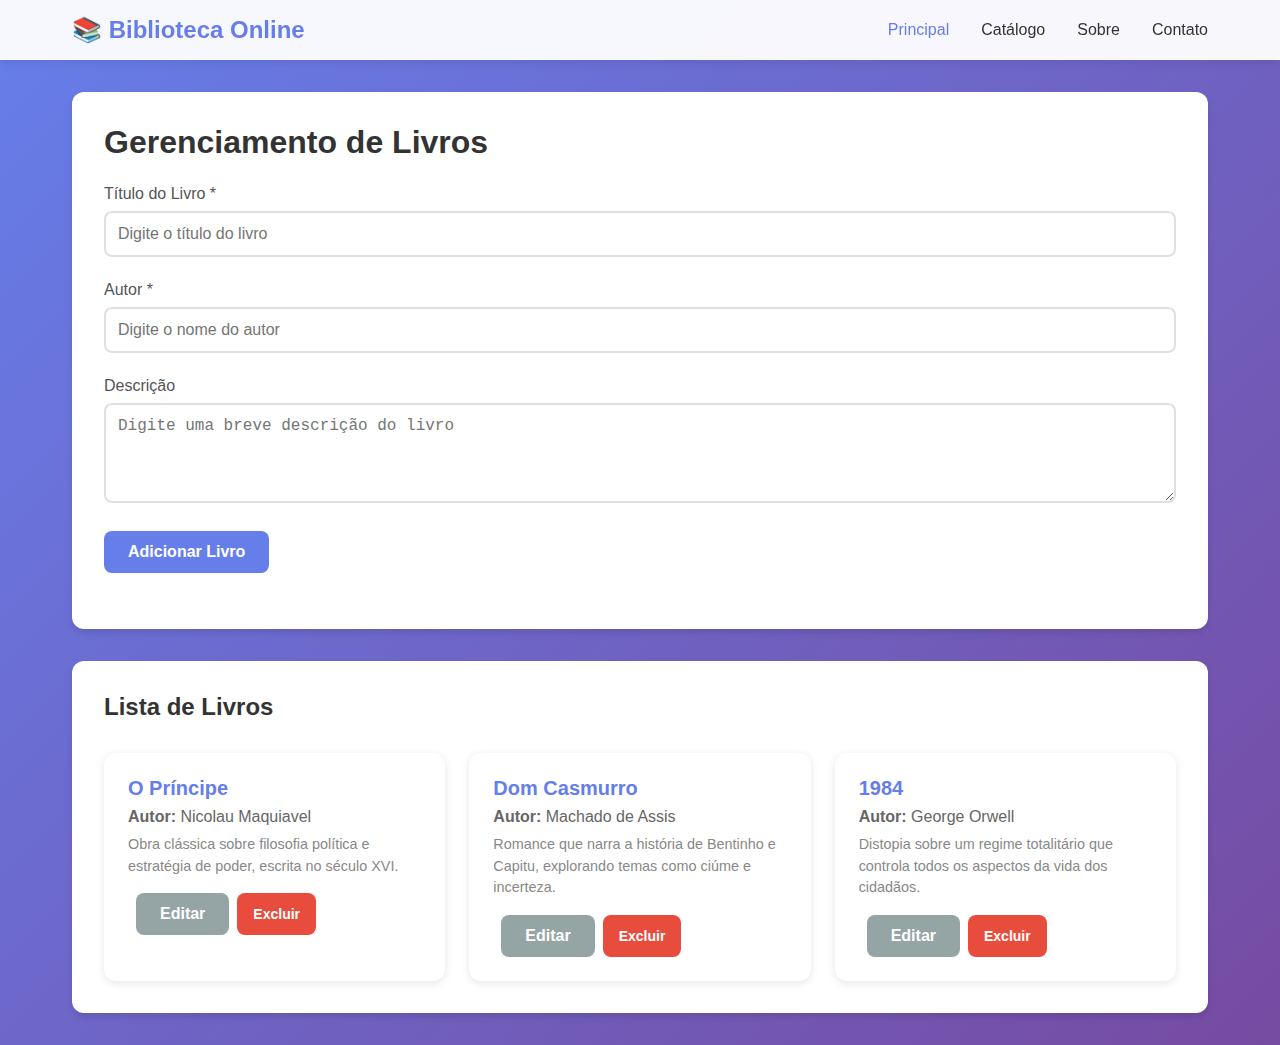
<file: index.html>
<!DOCTYPE html>
<html lang="pt-BR">
<head>
    <meta charset="UTF-8">
    <meta name="viewport" content="width=device-width, initial-scale=1.0">
    <title>Biblioteca Online - Principal</title>
    <link rel="stylesheet" href="estilo.css">
</head>
<body>
    <header>
        <nav>
            <div class="logotipo">📚 Biblioteca Online</div>
            <ul class="links-navegacao">
                <li><a href="index.html" class="link-nav ativo">Principal</a></li>
                <li><a href="catalogo.html" class="link-nav">Catálogo</a></li>
                <li><a href="sobre.html" class="link-nav">Sobre</a></li>
                <li><a href="contato.html" class="link-nav">Contato</a></li>
            </ul>
        </nav>
    </header>

    <div class="conteiner">
        <div class="cartao">
            <h1>Gerenciamento de Livros</h1>
            
            <div id="alerta" class="alerta"></div>

            <form id="formularioLivro">
                <input type="hidden" id="livroId">
                
                <div class="grupo-formulario">
                    <label for="titulo">Título do Livro *</label>
                    <input type="text" id="titulo" placeholder="Digite o título do livro">
                    <span class="mensagem-erro" id="erroTitulo">O título deve ter no mínimo 3 caracteres</span>
                </div>

                <div class="grupo-formulario">
                    <label for="autor">Autor *</label>
                    <input type="text" id="autor" placeholder="Digite o nome do autor">
                    <span class="mensagem-erro" id="erroAutor">O autor é obrigatório</span>
                </div>

                <div class="grupo-formulario">
                    <label for="descricao">Descrição</label>
                    <textarea id="descricao" placeholder="Digite uma breve descrição do livro"></textarea>
                </div>

                <div class="grupo-formulario">
                    <button type="submit" class="botao botao-primario" id="btnSubmit">Adicionar Livro</button>
                    <button type="button" class="botao botao-secundario" id="btnCancelar" style="display: none;">Cancelar</button>
                </div>
            </form>
        </div>

        <div class="carregando" id="carregando">
            <div class="spinner"></div>
            <p>Carregando...</p>
        </div>

        <div class="cartao">
            <h2>Lista de Livros</h2>
            <div id="listaLivros" class="grade-livros"></div>
        </div>
    </div>

    <script src="script.js"></script>
</body>
</html>
</file>
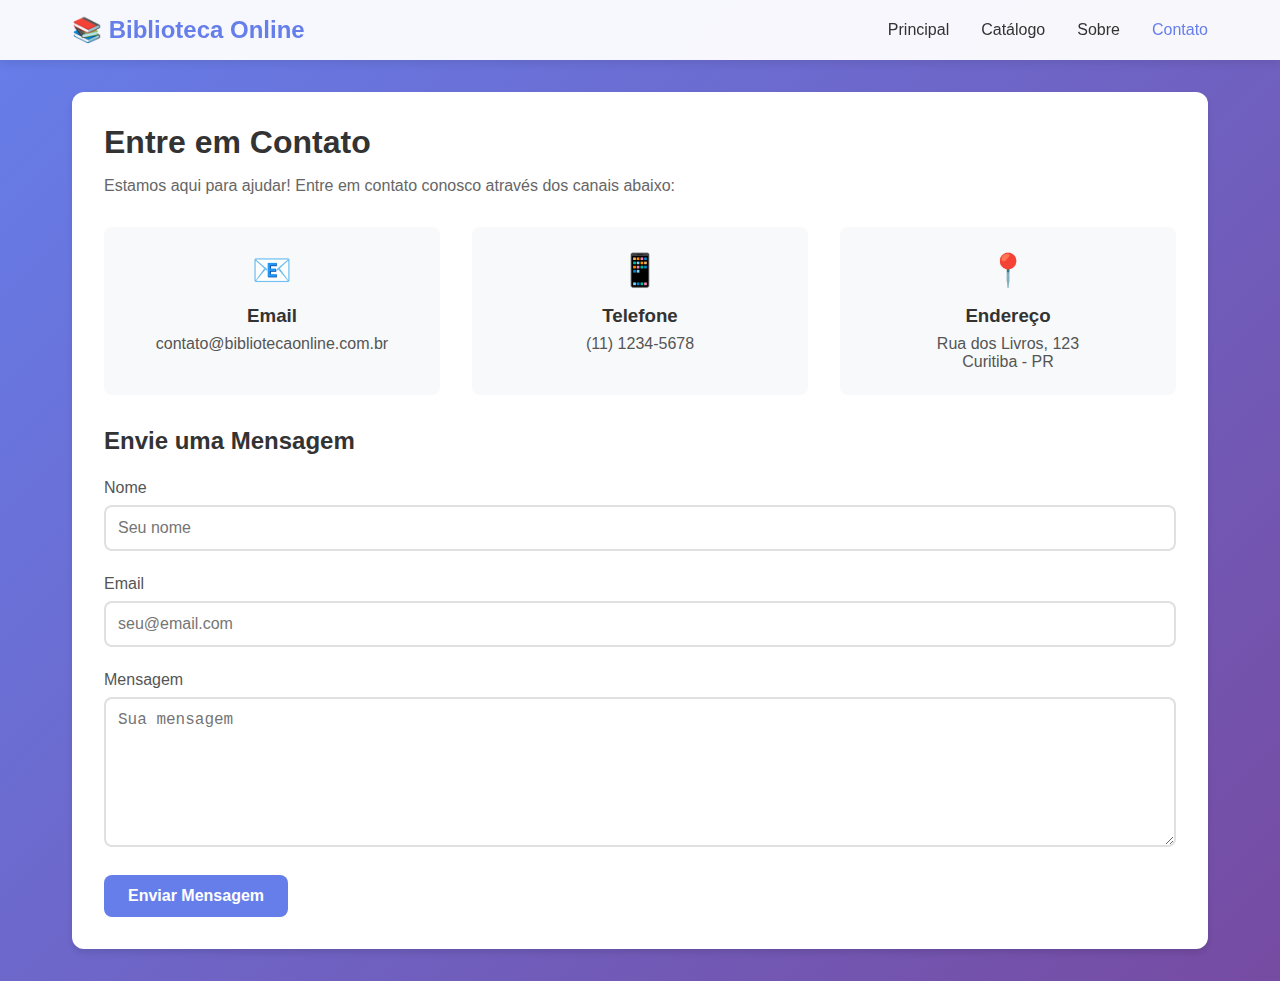
<file: contato.html>
<!DOCTYPE html>
<html lang="pt-BR">
<head>
    <meta charset="UTF-8">
    <meta name="viewport" content="width=device-width, initial-scale=1.0">
    <title>Biblioteca Online - Contato</title>
    <link rel="stylesheet" href="contato.css">
</head>
<body>
    <header>
        <nav>
            <div class="logotipo">📚 Biblioteca Online</div>
            <ul class="links-navegacao">
                <li><a href="index.html" class="link-nav">Principal</a></li>
                <li><a href="catalogo.html" class="link-nav">Catálogo</a></li>
                <li><a href="sobre.html" class="link-nav">Sobre</a></li>
                <li><a href="contato.html" class="link-nav ativo">Contato</a></li>
            </ul>
        </nav>
    </header>

    <div class="conteiner">
        <div class="cartao">
            <h1>Entre em Contato</h1>
            <p>Estamos aqui para ajudar! Entre em contato conosco através dos canais abaixo:</p>
            
            <div class="info-contato">
                <div class="cartao-contato">
                    <div class="icone-contato">📧</div>
                    <h3>Email</h3>
                    <p>contato@bibliotecaonline.com.br</p>
                </div>
                <div class="cartao-contato">
                    <div class="icone-contato">📱</div>
                    <h3>Telefone</h3>
                    <p>(11) 1234-5678</p>
                </div>
                <div class="cartao-contato">
                    <div class="icone-contato">📍</div>
                    <h3>Endereço</h3>
                    <p>Rua dos Livros, 123<br>Curitiba - PR</p>
                </div>
            </div>

            <h2>Envie uma Mensagem</h2>
            <form id="formularioContato">
                <div class="grupo-formulario">
                    <label for="nome">Nome</label>
                    <input type="text" id="nome" placeholder="Seu nome">
                </div>
                <div class="grupo-formulario">
                    <label for="email">Email</label>
                    <input type="email" id="email" placeholder="seu@email.com">
                </div>
                <div class="grupo-formulario">
                    <label for="mensagem">Mensagem</label>
                    <textarea id="mensagem" placeholder="Sua mensagem"></textarea>
                </div>
                <button type="submit" class="botao botao-primario">Enviar Mensagem</button>
            </form>
        </div>
    </div>

    <script src="contato.js"></script>
</body>
</html>
</file>
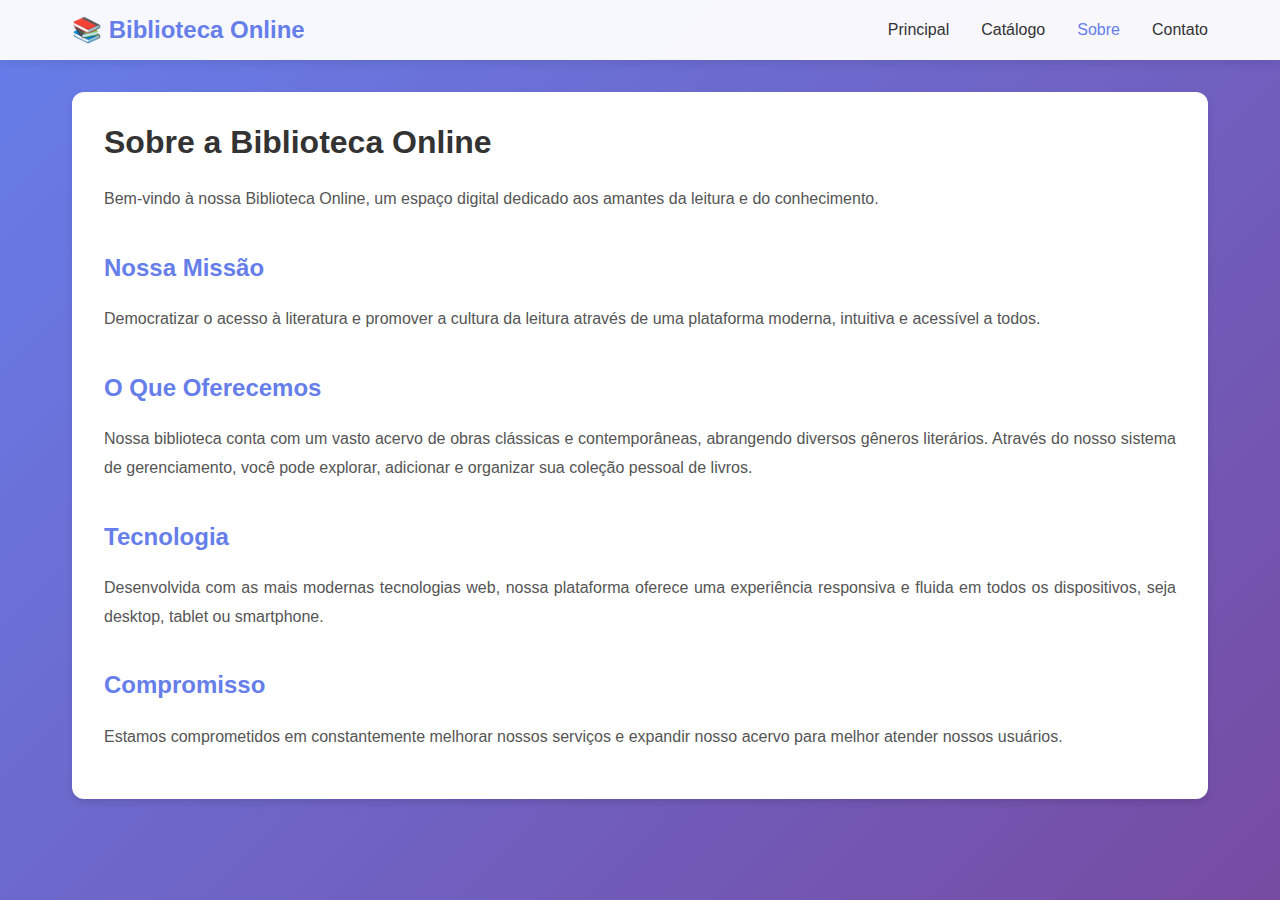
<file: sobre.html>
<!DOCTYPE html>
<html lang="pt-BR">
<head>
    <meta charset="UTF-8">
    <meta name="viewport" content="width=device-width, initial-scale=1.0">
    <title>Biblioteca Online - Sobre</title>
    <link rel="stylesheet" href="sobre.css">
</head>
<body>
    <header>
        <nav>
            <div class="logotipo">📚 Biblioteca Online</div>
            <ul class="links-navegacao">
                <li><a href="index.html" class="link-nav">Principal</a></li>
                <li><a href="catalogo.html" class="link-nav">Catálogo</a></li>
                <li><a href="sobre.html" class="link-nav ativo">Sobre</a></li>
                <li><a href="contato.html" class="link-nav">Contato</a></li>
            </ul>
        </nav>
    </header>

    <div class="conteiner">
        <div class="cartao">
            <h1>Sobre a Biblioteca Online</h1>
            <div class="conteudo-sobre">
                <p>Bem-vindo à nossa Biblioteca Online, um espaço digital dedicado aos amantes da leitura e do conhecimento.</p>
                
                <h2>Nossa Missão</h2>
                <p>Democratizar o acesso à literatura e promover a cultura da leitura através de uma plataforma moderna, intuitiva e acessível a todos.</p>
                
                <h2>O Que Oferecemos</h2>
                <p>Nossa biblioteca conta com um vasto acervo de obras clássicas e contemporâneas, abrangendo diversos gêneros literários. Através do nosso sistema de gerenciamento, você pode explorar, adicionar e organizar sua coleção pessoal de livros.</p>
                
                <h2>Tecnologia</h2>
                <p>Desenvolvida com as mais modernas tecnologias web, nossa plataforma oferece uma experiência responsiva e fluida em todos os dispositivos, seja desktop, tablet ou smartphone.</p>
                
                <h2>Compromisso</h2>
                <p>Estamos comprometidos em constantemente melhorar nossos serviços e expandir nosso acervo para melhor atender nossos usuários.</p>
            </div>
        </div>
    </div>
</body>
</html>
</file>
<file: estilo.css>
* {
    margin: 0;
    padding: 0;
    box-sizing: border-box;
}

body {
    font-family: 'Segoe UI', Tahoma, Geneva, Verdana, sans-serif;
    background: linear-gradient(135deg, #667eea 0%, #764ba2 100%);
    min-height: 100vh;
}

/* Cabeçalho e Navegação */
header {
    background: rgba(255, 255, 255, 0.95);
    box-shadow: 0 2px 10px rgba(0, 0, 0, 0.1);
    position: sticky;
    top: 0;
    z-index: 1000;
}

nav {
    max-width: 1200px;
    margin: 0 auto;
    padding: 1rem 2rem;
    display: flex;
    justify-content: space-between;
    align-items: center;
    flex-wrap: wrap;
}

.logotipo {
    font-size: 1.5rem;
    font-weight: bold;
    color: #667eea;
}

.links-navegacao {
    display: flex;
    gap: 2rem;
    list-style: none;
}

.links-navegacao a {
    text-decoration: none;
    color: #333;
    font-weight: 500;
    transition: color 0.3s;
}

.links-navegacao a:hover,
.links-navegacao a.ativo {
    color: #667eea;
}

/* Container Principal */
.conteiner {
    max-width: 1200px;
    margin: 2rem auto;
    padding: 0 2rem;
}

/* Cartões */
.cartao {
    background: white;
    border-radius: 12px;
    padding: 2rem;
    margin-bottom: 2rem;
    box-shadow: 0 4px 6px rgba(0, 0, 0, 0.1);
}

h1, h2 {
    color: #333;
    margin-bottom: 1.5rem;
}

/* Formulário */
.grupo-formulario {
    margin-bottom: 1.5rem;
}

label {
    display: block;
    margin-bottom: 0.5rem;
    color: #555;
    font-weight: 500;
}

input, textarea {
    width: 100%;
    padding: 0.75rem;
    border: 2px solid #e0e0e0;
    border-radius: 8px;
    font-size: 1rem;
    transition: border-color 0.3s;
}

input:focus, textarea:focus {
    outline: none;
    border-color: #667eea;
}

input.erro, textarea.erro {
    border-color: #e74c3c;
}

.mensagem-erro {
    color: #e74c3c;
    font-size: 0.875rem;
    margin-top: 0.25rem;
    display: none;
}

.mensagem-erro.mostrar {
    display: block;
}

textarea {
    min-height: 100px;
    resize: vertical;
}

/* Botões */
.botao {
    padding: 0.75rem 1.5rem;
    border: none;
    border-radius: 8px;
    font-size: 1rem;
    font-weight: 600;
    cursor: pointer;
    transition: all 0.3s;
}

.botao-primario {
    background: #667eea;
    color: white;
}

.botao-primario:hover {
    background: #5568d3;
    transform: translateY(-2px);
    box-shadow: 0 4px 12px rgba(102, 126, 234, 0.4);
}

.botao-secundario {
    background: #95a5a6;
    color: white;
    margin-left: 0.5rem;
}

.botao-secundario:hover {
    background: #7f8c8d;
}

.botao-perigo {
    background: #e74c3c;
    color: white;
    padding: 0.5rem 1rem;
    font-size: 0.875rem;
}

.botao-perigo:hover {
    background: #c0392b;
}

.botao-editar {
    background: #f39c12;
    color: white;
    padding: 0.5rem 1rem;
    font-size: 0.875rem;
    margin-right: 0.5rem;
}

.botao-editar:hover {
    background: #e67e22;
}

/* Mensagens de Alerta */
.alerta {
    padding: 1rem;
    border-radius: 8px;
    margin-bottom: 1rem;
    display: none;
    animation: deslizarParaBaixo 0.3s;
}

.alerta.mostrar {
    display: block;
}

.alerta-sucesso {
    background: #d4edda;
    color: #155724;
    border-left: 4px solid #28a745;
}

.alerta-erro {
    background: #f8d7da;
    color: #721c24;
    border-left: 4px solid #e74c3c;
}

@keyframes deslizarParaBaixo {
    from { transform: translateY(-20px); opacity: 0; }
    to { transform: translateY(0); opacity: 1; }
}

/* Lista de Livros */
.grade-livros {
    display: grid;
    grid-template-columns: repeat(auto-fill, minmax(300px, 1fr));
    gap: 1.5rem;
    margin-top: 2rem;
}

.item-livro {
    background: white;
    border-radius: 12px;
    padding: 1.5rem;
    box-shadow: 0 2px 8px rgba(0, 0, 0, 0.1);
    transition: transform 0.3s, box-shadow 0.3s;
}

.item-livro:hover {
    transform: translateY(-5px);
    box-shadow: 0 4px 16px rgba(0, 0, 0, 0.15);
}

.titulo-livro {
    font-size: 1.25rem;
    font-weight: 600;
    color: #667eea;
    margin-bottom: 0.5rem;
}

.autor-livro {
    color: #666;
    margin-bottom: 0.5rem;
}

.descricao-livro {
    color: #888;
    font-size: 0.9rem;
    margin-bottom: 1rem;
    line-height: 1.5;
}

.acoes-livro {
    display: flex;
    gap: 0.5rem;
}

/* Carregamento */
.carregando {
    display: none;
    text-align: center;
    padding: 2rem;
}

.carregando.mostrar {
    display: block;
}

.spinner {
    border: 4px solid #f3f3f3;
    border-top: 4px solid #667eea;
    border-radius: 50%;
    width: 40px;
    height: 40px;
    animation: girar 1s linear infinite;
    margin: 0 auto;
}

@keyframes girar {
    0% { transform: rotate(0deg); }
    100% { transform: rotate(360deg); }
}

/* Responsividade */
@media (max-width: 768px) {
    nav {
        flex-direction: column;
        gap: 1rem;
    }

    .links-navegacao {
        flex-wrap: wrap;
        justify-content: center;
        gap: 1rem;
    }

    .conteiner {
        padding: 0 1rem;
    }

    .grade-livros {
        grid-template-columns: 1fr;
    }

    .acoes-livro {
        flex-direction: column;
    }

    .botao {
        width: 100%;
    }

    .botao-secundario {
        margin-left: 0;
        margin-top: 0.5rem;
    }
}
</file>
<file: contato.css>
* {
    margin: 0;
    padding: 0;
    box-sizing: border-box;
}

body {
    font-family: 'Segoe UI', Tahoma, Geneva, Verdana, sans-serif;
    background: linear-gradient(135deg, #667eea 0%, #764ba2 100%);
    min-height: 100vh;
}

/* Cabeçalho e Navegação */
header {
    background: rgba(255, 255, 255, 0.95);
    box-shadow: 0 2px 10px rgba(0, 0, 0, 0.1);
    position: sticky;
    top: 0;
    z-index: 1000;
}

nav {
    max-width: 1200px;
    margin: 0 auto;
    padding: 1rem 2rem;
    display: flex;
    justify-content: space-between;
    align-items: center;
    flex-wrap: wrap;
}

.logotipo {
    font-size: 1.5rem;
    font-weight: bold;
    color: #667eea;
}

.links-navegacao {
    display: flex;
    gap: 2rem;
    list-style: none;
}

.links-navegacao a {
    text-decoration: none;
    color: #333;
    font-weight: 500;
    transition: color 0.3s;
}

.links-navegacao a:hover,
.links-navegacao a.ativo {
    color: #667eea;
}

/* Container Principal */
.conteiner {
    max-width: 1200px;
    margin: 2rem auto;
    padding: 0 2rem;
}

/* Cartões */
.cartao {
    background: white;
    border-radius: 12px;
    padding: 2rem;
    margin-bottom: 2rem;
    box-shadow: 0 4px 6px rgba(0, 0, 0, 0.1);
}

h1 {
    color: #333;
    margin-bottom: 1rem;
}

h2 {
    color: #333;
    margin-top: 2rem;
    margin-bottom: 1.5rem;
}

h3 {
    color: #333;
    margin-bottom: 0.5rem;
}

p {
    color: #666;
    margin-bottom: 2rem;
}

/* Informações de Contato */
.info-contato {
    display: grid;
    grid-template-columns: repeat(auto-fit, minmax(250px, 1fr));
    gap: 2rem;
    margin-bottom: 2rem;
}

.cartao-contato {
    background: #f8f9fa;
    padding: 1.5rem;
    border-radius: 8px;
    text-align: center;
    transition: transform 0.3s;
}

.cartao-contato:hover {
    transform: translateY(-5px);
}

.icone-contato {
    font-size: 2rem;
    margin-bottom: 1rem;
}

.cartao-contato p {
    margin-bottom: 0;
    color: #555;
}

/* Formulário */
.grupo-formulario {
    margin-bottom: 1.5rem;
}

label {
    display: block;
    margin-bottom: 0.5rem;
    color: #555;
    font-weight: 500;
}

input, textarea {
    width: 100%;
    padding: 0.75rem;
    border: 2px solid #e0e0e0;
    border-radius: 8px;
    font-size: 1rem;
    transition: border-color 0.3s;
}

input:focus, textarea:focus {
    outline: none;
    border-color: #667eea;
}

textarea {
    min-height: 150px;
    resize: vertical;
}

/* Botões */
.botao {
    padding: 0.75rem 1.5rem;
    border: none;
    border-radius: 8px;
    font-size: 1rem;
    font-weight: 600;
    cursor: pointer;
    transition: all 0.3s;
}

.botao-primario {
    background: #667eea;
    color: white;
}

.botao-primario:hover {
    background: #5568d3;
    transform: translateY(-2px);
    box-shadow: 0 4px 12px rgba(102, 126, 234, 0.4);
}

/* Responsividade */
@media (max-width: 768px) {
    nav {
        flex-direction: column;
        gap: 1rem;
    }

    .links-navegacao {
        flex-wrap: wrap;
        justify-content: center;
        gap: 1rem;
    }

    .conteiner {
        padding: 0 1rem;
    }

    .info-contato {
        grid-template-columns: 1fr;
    }

    .botao {
        width: 100%;
    }
}
</file>
<file: sobre.css>
* {
    margin: 0;
    padding: 0;
    box-sizing: border-box;
}

body {
    font-family: 'Segoe UI', Tahoma, Geneva, Verdana, sans-serif;
    background: linear-gradient(135deg, #667eea 0%, #764ba2 100%);
    min-height: 100vh;
}

/* Cabeçalho e Navegação */
header {
    background: rgba(255, 255, 255, 0.95);
    box-shadow: 0 2px 10px rgba(0, 0, 0, 0.1);
    position: sticky;
    top: 0;
    z-index: 1000;
}

nav {
    max-width: 1200px;
    margin: 0 auto;
    padding: 1rem 2rem;
    display: flex;
    justify-content: space-between;
    align-items: center;
    flex-wrap: wrap;
}

.logotipo {
    font-size: 1.5rem;
    font-weight: bold;
    color: #667eea;
}

.links-navegacao {
    display: flex;
    gap: 2rem;
    list-style: none;
}

.links-navegacao a {
    text-decoration: none;
    color: #333;
    font-weight: 500;
    transition: color 0.3s;
}

.links-navegacao a:hover,
.links-navegacao a.ativo {
    color: #667eea;
}

/* Container Principal */
.conteiner {
    max-width: 1200px;
    margin: 2rem auto;
    padding: 0 2rem;
}

/* Cartões */
.cartao {
    background: white;
    border-radius: 12px;
    padding: 2rem;
    margin-bottom: 2rem;
    box-shadow: 0 4px 6px rgba(0, 0, 0, 0.1);
}

h1 {
    color: #333;
    margin-bottom: 1.5rem;
}

/* Conteúdo da Página Sobre */
.conteudo-sobre {
    line-height: 1.8;
    color: #555;
}

.conteudo-sobre h2 {
    color: #667eea;
    margin-top: 2rem;
    margin-bottom: 1rem;
    font-size: 1.5rem;
}

.conteudo-sobre p {
    margin-bottom: 1rem;
    text-align: justify;
}

/* Responsividade */
@media (max-width: 768px) {
    nav {
        flex-direction: column;
        gap: 1rem;
    }

    .links-navegacao {
        flex-wrap: wrap;
        justify-content: center;
        gap: 1rem;
    }

    .conteiner {
        padding: 0 1rem;
    }

    .conteudo-sobre p {
        text-align: left;
    }
}
</file>
